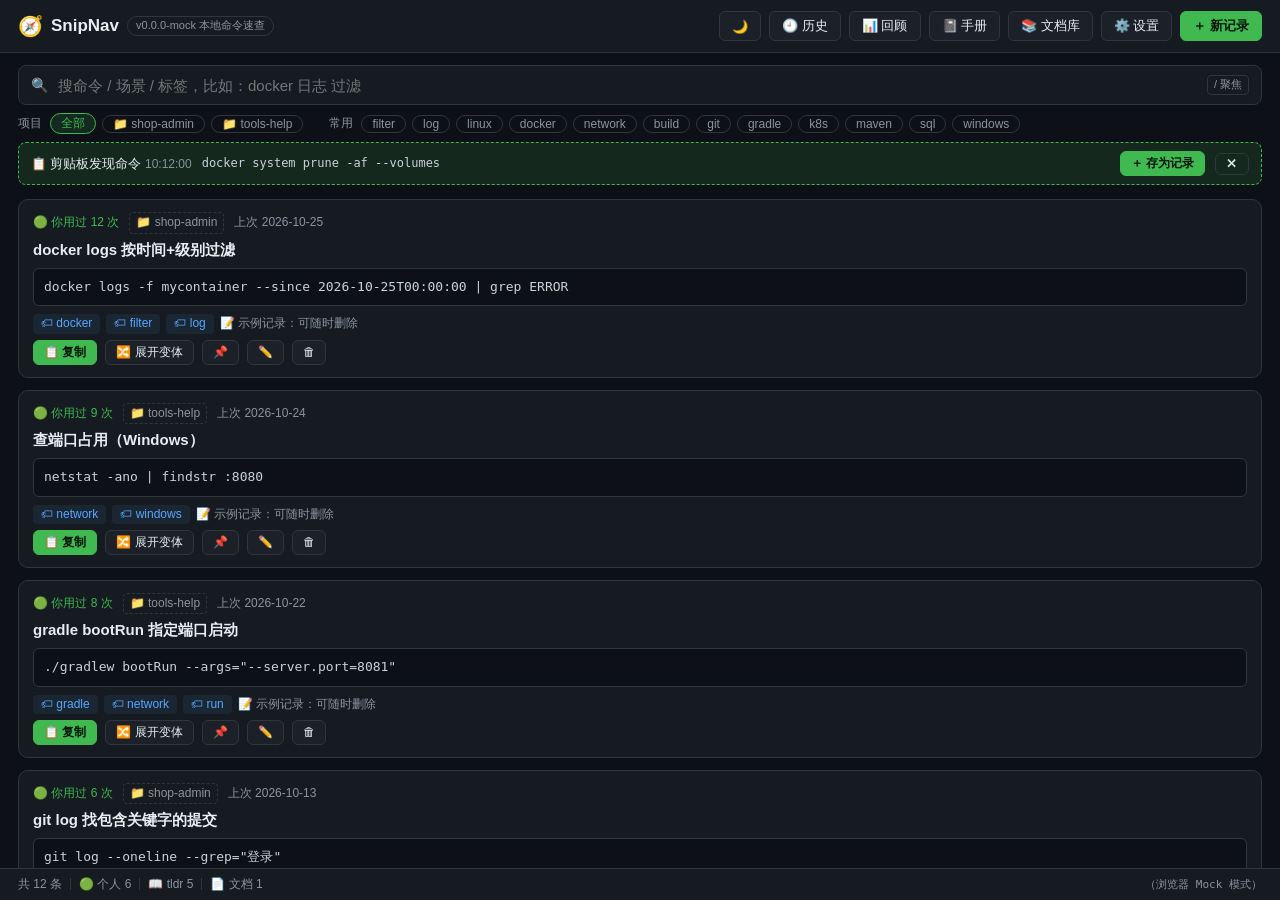
<file: frontend/index.html>
<!DOCTYPE html>
<html lang="zh-CN">
<head>
<meta charset="UTF-8">
<meta name="viewport" content="width=device-width, initial-scale=1">
<title>SnipNav · 本地命令速查</title>
<script>
  // 首帧前应用记忆的主题，避免闪烁（键名与 app.js 的 toggleTheme 保持一致）
  try {
    if (localStorage.getItem('snipnav-theme') === 'light') {
      document.documentElement.dataset.theme = 'light';
    }
  } catch (e) {}
</script>
<link rel="icon" href="data:image/svg+xml,<svg xmlns='http://www.w3.org/2000/svg' viewBox='0 0 100 100'><text y='80' font-size='80'>🧭</text></svg>">
<link rel="stylesheet" href="style.css">
</head>
<body>
<div id="app"></div>
<script src="vendor/vue.global.prod.js"></script>
<script src="js/api.js"></script>
<script src="js/app.js"></script>
</body>
</html>
</file>
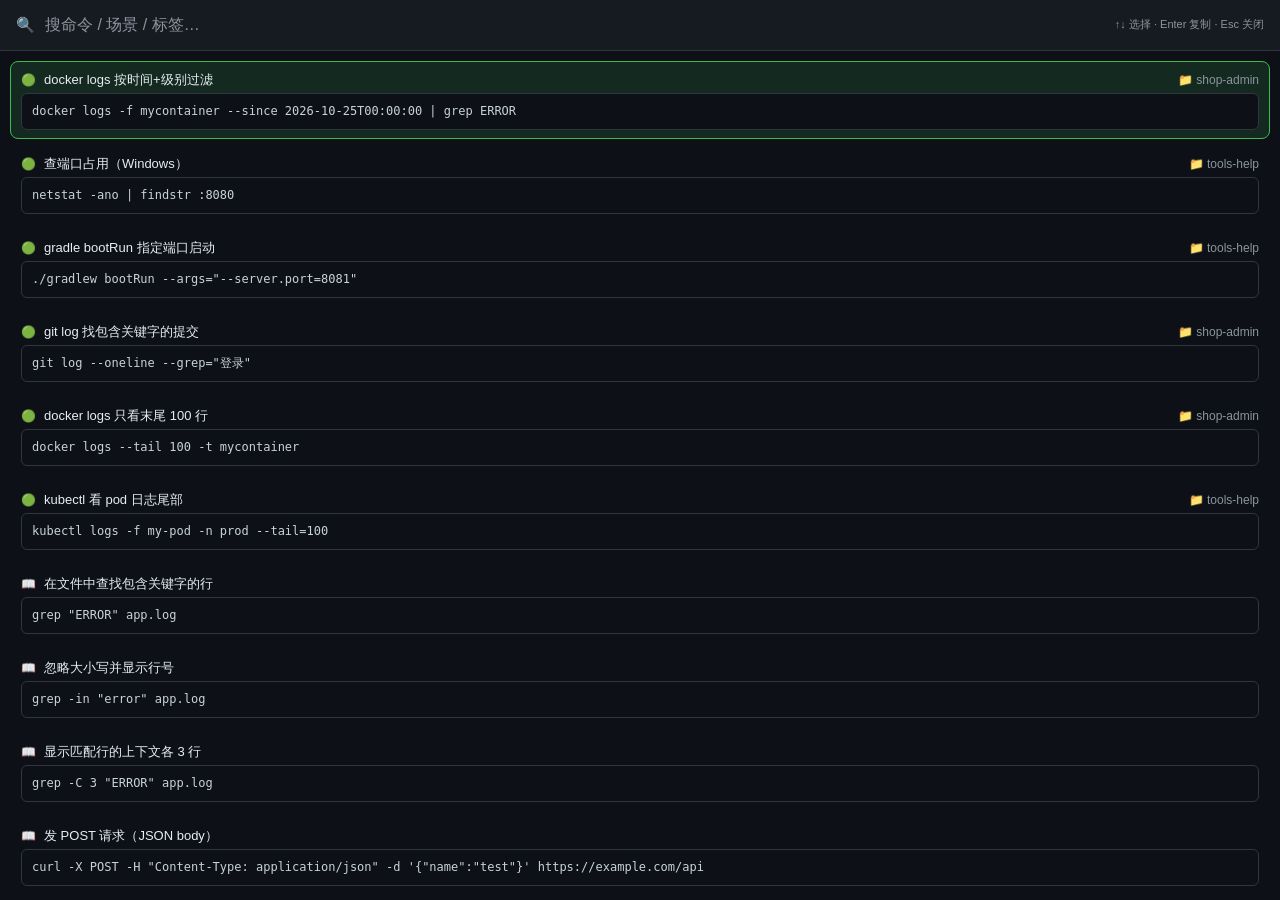
<file: frontend/quick.html>
<!DOCTYPE html>
<html lang="zh-CN">
<head>
<meta charset="UTF-8">
<meta name="viewport" content="width=device-width, initial-scale=1">
<title>SnipNav 速查</title>
<script>
  // 首帧前应用记忆的主题，避免闪烁（与 index.html 同款逻辑）
  try {
    if (localStorage.getItem('snipnav-theme') === 'light') {
      document.documentElement.dataset.theme = 'light';
    }
  } catch (e) {}
</script>
<link rel="stylesheet" href="style.css">
<link rel="stylesheet" href="quick.css">
</head>
<body class="quick">
<div id="app"></div>
<script src="vendor/vue.global.prod.js"></script>
<script src="js/api.js"></script>
<script src="js/quick.js"></script>
</body>
</html>
</file>
<file: frontend/style.css>
/* SnipNav —— 主题（暗黑为默认，明亮见 html[data-theme="light"]） */
:root {
  --bg: #0d1117;
  --bg2: #161b22;
  --bg3: #1c2129;
  --border: #30363d;
  --text: #e6edf3;
  --muted: #8b949e;
  --accent: #3fb950;
  --accent-hover: #4cc55e;
  --accent-dim: rgba(63, 185, 80, 0.14);
  --primary-contrast: #03130a;
  --blue: #58a6ff;
  --red: #f85149;
  --hover: #22272e;
  --card-hover-border: #485059;
  --cmd-text: #c9d1d9;
  --code-blue: #79c0ff;
  --tag-bg: rgba(88, 166, 255, 0.08);
  --tag-bg-hover: rgba(88, 166, 255, 0.18);
  --toast-bg: #238636;
  --scroll: #2d333b;
  --scroll-hover: #3d444d;
  --overlay: rgba(1, 4, 9, 0.72);
  --mono: "Cascadia Code", Consolas, "JetBrains Mono", Menlo, monospace;
}

html[data-theme="light"] {
  --bg: #f6f8fa;
  --bg2: #ffffff;
  --bg3: #eff2f5;
  --border: #d0d7de;
  --text: #1f2328;
  --muted: #59636e;
  --accent: #1a7f37;
  --accent-hover: #2ea043;
  --accent-dim: rgba(26, 127, 55, 0.10);
  --primary-contrast: #ffffff;
  --blue: #0550ae;
  --red: #cf222e;
  --hover: #e9ebee;
  --card-hover-border: #afb8c1;
  --cmd-text: #24292f;
  --code-blue: #0550ae;
  --tag-bg: rgba(9, 105, 218, 0.10);
  --tag-bg-hover: rgba(9, 105, 218, 0.18);
  --toast-bg: #1a7f37;
  --scroll: #c4ccd4;
  --scroll-hover: #a8b3bd;
  --overlay: rgba(110, 118, 126, 0.45);
}

* { box-sizing: border-box; margin: 0; padding: 0; }
html, body { height: 100%; }
body {
  background: var(--bg);
  color: var(--text);
  font: 14px/1.6 -apple-system, "Segoe UI", "Microsoft YaHei", sans-serif;
  user-select: none;
}
#app { height: 100vh; }
.app { height: 100vh; display: flex; flex-direction: column; }

/* ---------- 顶栏 ---------- */
.topbar {
  display: flex; align-items: center; justify-content: space-between;
  padding: 10px 18px;
  border-bottom: 1px solid var(--border);
  background: var(--bg2);
}
.brand { display: flex; align-items: center; gap: 8px; font-size: 17px; }
.logo { font-size: 20px; }
.ver {
  color: var(--muted); font-size: 11px;
  border: 1px solid var(--border); border-radius: 10px; padding: 0 8px;
}
.top-actions { display: flex; gap: 8px; }

/* ---------- 搜索区 ---------- */
.searchbar { padding: 12px 18px 8px; }
.search-row {
  display: flex; align-items: center; gap: 10px;
  background: var(--bg2); border: 1px solid var(--border);
  border-radius: 8px; padding: 8px 12px;
}
.search-row:focus-within {
  border-color: var(--accent);
  box-shadow: 0 0 0 3px var(--accent-dim);
}
.s-icon { opacity: 0.85; }
.search-row input {
  flex: 1; background: none; border: none; outline: none;
  color: var(--text); font-size: 15px;
}
.s-hint {
  color: var(--muted); font-size: 11px;
  border: 1px solid var(--border); border-radius: 4px; padding: 0 6px;
}
.chips {
  display: flex; align-items: center; gap: 6px; flex-wrap: wrap; margin-top: 8px;
}
.chips-label { color: var(--muted); font-size: 12px; margin-right: 2px; }
.chips-gap { width: 14px; }
.chip {
  background: none; border: 1px solid var(--border); color: var(--muted);
  border-radius: 20px; padding: 1px 10px; font-size: 12px; cursor: pointer;
  max-width: 200px; overflow: hidden; text-overflow: ellipsis; white-space: nowrap;
}
.chip:hover { color: var(--text); border-color: var(--muted); }
.chip.on { color: var(--accent); border-color: var(--accent); background: var(--accent-dim); }

/* ---------- 主区布局 ---------- */
.layout {
  flex: 1; display: grid;
  grid-template-columns: minmax(0, 1fr);
  min-height: 0;
}
.layout.withPanel { grid-template-columns: minmax(0, 1fr) 420px; }
.results {
  overflow-y: auto; padding: 14px 18px;
  display: flex; flex-direction: column; gap: 12px;
}
.panel {
  overflow-y: auto;
  border-left: 1px solid var(--border);
  background: var(--bg2);
  padding: 14px 16px 28px;
}
@media (max-width: 960px) {
  .layout.withPanel { grid-template-columns: minmax(0, 1fr); }
  .panel { border-left: none; border-top: 1px solid var(--border); }
}

/* ---------- 结果卡片 ---------- */
.card {
  background: var(--bg2); border: 1px solid var(--border);
  border-radius: 10px; padding: 12px 14px;
}
.card:hover { border-color: var(--card-hover-border); }
.card.selected { border-color: var(--accent); box-shadow: 0 0 0 3px var(--accent-dim); }
.card-top { display: flex; align-items: center; gap: 10px; margin-bottom: 4px; flex-wrap: wrap; }
.badge { font-size: 12px; color: var(--muted); }
.badge.self { color: var(--accent); }
.badge.tldr { color: var(--blue); }
.badge.ai { color: #d2a8ff; }
html[data-theme="light"] .badge.ai { color: #8250df; }
.badge.pinned { color: var(--yellow, #e3b341); }
html[data-theme="light"] .badge.pinned { color: #9a6700; }
/* v1.6 危险命令标注 */
.badge.danger { color: var(--red); }
/* v1.6 剪贴板待入库横幅 */
.clip-banner {
  display: flex; align-items: center; gap: 10px;
  margin: 0 18px; padding: 8px 12px;
  border: 1px dashed var(--accent); border-radius: 8px;
  background: var(--accent-dim);
}
.clip-banner .cb-label { flex-shrink: 0; font-size: 12.5px; }
.clip-banner .cb-cmd {
  flex: 1; min-width: 0;
  font-family: var(--mono); font-size: 12px; color: var(--cmd-text);
  overflow: hidden; text-overflow: ellipsis; white-space: nowrap;
  user-select: text;
}
/* v1.5 收藏置顶卡片：左侧金色竖线提示 */
.card.pinned { border-left: 3px solid var(--yellow, #e3b341); }
.btn.on { border-color: var(--accent); color: var(--accent); background: var(--accent-dim); }

/* 历史弹窗 */
/* 开关行：显式横向排列（.modal label 的 column 权重更高，需用 .modal 前缀压回） */
.modal .switch-row {
  flex-direction: row;
  justify-content: flex-start;
  align-items: center;
  width: 100%;
}
.modal .switch-row input[type="checkbox"] {
  width: 14px;
  height: 14px;
  flex: 0 0 auto;
  margin: 0;
  accent-color: var(--accent);
}
.switch-row { display: flex; align-items: center; gap: 8px; font-size: 13px; cursor: pointer; }
.switch-row input { width: auto; }
.doc-modal { width: 760px; }
.doc-body {
  max-height: 60vh; overflow-y: auto; user-select: text;
  background: var(--bg); border: 1px solid var(--border); border-radius: 6px;
  padding: 12px 14px; font-family: var(--mono); font-size: 12px; line-height: 1.5;
  white-space: pre-wrap; word-break: break-word; color: var(--cmd-text);
}

/* v1.4 文档库浏览 */
.doc-browse-modal { width: 760px; }
.browse-entry { margin-bottom: -2px; }
.browse-entry .chip { padding: 3px 12px; font-size: 12.5px; }
.doc-group h4 { color: var(--muted); font-size: 13px; margin: 12px 0 6px; }
.chip b { color: var(--accent); font-weight: 600; margin-left: 2px; }
.hist-list { display: flex; flex-direction: column; gap: 6px; max-height: 55vh; overflow-y: auto; }
.hist-row {
  display: flex; align-items: center; gap: 10px;
  border: 1px solid var(--border); border-radius: 6px; padding: 6px 10px;
}
.hist-row:hover { background: var(--bg3); }
.hist-main { flex: 1; min-width: 0; display: flex; flex-direction: column; gap: 2px; }
.hist-main code {
  font-family: var(--mono); font-size: 12.5px; color: var(--code-blue);
  word-break: break-all; user-select: text;
}
.proj {
  font-size: 12px; color: var(--muted);
  border: 1px dashed var(--border); border-radius: 4px; padding: 0 6px;
  cursor: pointer;
}
.proj:hover { color: var(--text); border-color: var(--muted); }
.intent { font-weight: 600; font-size: 15px; margin: 2px 0 6px; }
.cmd {
  user-select: text;
  background: var(--bg); border: 1px solid var(--border); border-radius: 6px;
  padding: 8px 10px;
  font-family: var(--mono); font-size: 13px;
  white-space: pre-wrap; word-break: break-all; color: var(--cmd-text);
}
.card-meta {
  display: flex; align-items: center; gap: 6px; flex-wrap: wrap; margin: 8px 0 4px;
}
.tag {
  font-size: 12px; color: var(--blue);
  background: var(--tag-bg); border-radius: 4px; padding: 0 8px;
  cursor: pointer;
}
.tag:hover { background: var(--tag-bg-hover); }
.notes { max-width: 100%; overflow: hidden; text-overflow: ellipsis; white-space: nowrap; }
.card-actions { display: flex; gap: 8px; margin-top: 6px; }

/* ---------- 按钮 ---------- */
.btn {
  background: var(--bg3); border: 1px solid var(--border); color: var(--text);
  border-radius: 6px; padding: 5px 12px; font-size: 13px; cursor: pointer;
  font-family: inherit;
}
.btn:hover { background: var(--hover); }
.btn.primary {
  background: var(--accent); border-color: var(--accent);
  color: var(--primary-contrast); font-weight: 600;
}
.btn.primary:hover { background: var(--accent-hover); }
.btn.danger:hover { border-color: var(--red); color: var(--red); }
.btn.ghost { background: none; }
.btn.sm { padding: 3px 10px; font-size: 12px; }
.btn.block { width: 100%; }
.btn:disabled { opacity: 0.5; cursor: not-allowed; }

/* ---------- 发散面板 ---------- */
.explore { display: flex; flex-direction: column; gap: 14px; }
.tip { margin-top: 6px; }
.composer {
  border: 1px solid var(--accent); border-radius: 8px; padding: 10px;
  background: var(--accent-dim);
  display: flex; flex-direction: column; gap: 8px;
}
.composed { border-color: var(--accent); }
/* v1.5 占位符填空 */
.ph-composer { border-style: dashed; background: none; }
.ph-row { display: flex; align-items: center; gap: 8px; }
.ph-row .ph-token {
  flex: 0 1 auto; min-width: 0; overflow: hidden; text-overflow: ellipsis;
  font-family: var(--mono); font-size: 12.5px; color: var(--code-blue);
}
.ph-row input {
  flex: 1; min-width: 0;
  background: var(--bg); border: 1px solid var(--border); border-radius: 6px;
  color: var(--text); padding: 5px 9px; font-size: 13px; font-family: var(--mono);
  outline: none;
}
.ph-row input:focus { border-color: var(--accent); }
/* v1.7 动态变量行（date/time/year，只读展示） */
.ph-row .ph-auto {
  flex: 1; min-width: 0;
  font-size: 12.5px; color: var(--text);
  background: var(--bg); border: 1px dashed var(--border); border-radius: 6px;
  padding: 5px 9px;
}
.group h4 { color: var(--muted); font-size: 13px; margin-bottom: 6px; }
/* v1.7 Playbook 运行手册 */
.pb-modal { width: 720px; }
.pb-item {
  border: 1px solid var(--border); border-radius: 8px;
  padding: 10px 12px; display: flex; flex-direction: column; gap: 6px;
}
.pb-head { display: flex; align-items: center; gap: 8px; flex-wrap: wrap; }
.pb-step {
  display: flex; align-items: center; gap: 8px;
  background: var(--bg); border-radius: 6px; padding: 5px 9px;
}
.pb-no {
  flex-shrink: 0; width: 20px; height: 20px; border-radius: 50%;
  background: var(--accent-dim); color: var(--accent);
  font-size: 12px; display: flex; align-items: center; justify-content: center;
}
.pb-cmd {
  flex: 1; min-width: 0;
  font-family: var(--mono); font-size: 12px; color: var(--cmd-text);
  overflow: hidden; text-overflow: ellipsis; white-space: nowrap;
  user-select: text;
}
.pb-pick { display: flex; flex-direction: column; gap: 4px; max-height: 220px; overflow-y: auto; }
.pb-pick .pb-step { background: var(--bg2); border: 1px solid var(--border); }
/* v1.9 使用热力图 */
.heat-modal { width: 780px; }
.heat-scroll { overflow-x: auto; padding-bottom: 4px; }
.heat-grid { display: flex; gap: 3px; align-items: flex-end; }
.heat-col { display: flex; flex-direction: column; gap: 3px; }
.heat-month-label {
  height: 15px; font-size: 10px; color: var(--muted);
  display: flex; align-items: center; white-space: nowrap;
}
.heat-cell {
  width: 12px; height: 12px; border-radius: 2.5px; display: inline-block;
  background: var(--bg3);
}
.heat-cell.h0 { background: var(--bg3); }
.heat-cell.h1 { background: var(--accent); opacity: 0.25; }
.heat-cell.h2 { background: var(--accent); opacity: 0.45; }
.heat-cell.h3 { background: var(--accent); opacity: 0.7; }
.heat-cell.h4 { background: var(--accent); opacity: 1; }
.heat-legend { display: flex; align-items: center; gap: 3px; }
/* v1.7 命令逐段解释 */
.ex-seg {
  display: flex; flex-wrap: wrap; gap: 4px 6px; align-items: baseline;
  padding: 7px 9px; border-radius: 6px; background: var(--bg);
  font-family: var(--mono); font-size: 12.5px; color: var(--cmd-text);
  user-select: text;
}
.ex-part { word-break: break-all; }
.ex-part.known { border-bottom: 1px dotted var(--accent); cursor: help; }
.ex-part.unknown { border-bottom: 1px dotted var(--yellow, #e3b341); cursor: help; }
.ex-pipe { color: var(--muted); user-select: text; }
.param, .related {
  display: flex; align-items: baseline; gap: 10px;
  padding: 6px 8px; border-radius: 6px; border: 1px solid transparent;
  cursor: pointer;
}
.param:hover, .related:hover { background: var(--bg3); }
.param.on { border-color: var(--accent); background: var(--accent-dim); }
.param code, .related code {
  flex: 1; min-width: 0;
  font-family: var(--mono); font-size: 12.5px; color: var(--code-blue);
  word-break: break-all; user-select: text;
}
.pdesc {
  color: var(--muted); font-size: 12px; flex-shrink: 0;
  max-width: 45%; text-align: right; overflow: hidden; text-overflow: ellipsis; white-space: nowrap;
}

/* ---------- 状态栏 ---------- */
.statusbar {
  display: flex; align-items: center; gap: 8px;
  padding: 6px 18px;
  border-top: 1px solid var(--border); background: var(--bg2);
  color: var(--muted); font-size: 12px;
  min-width: 0;
}
.sep { width: 1px; height: 12px; background: var(--border); flex-shrink: 0; }
.statusbar > span { flex-shrink: 0; }
/* .dir 例外：按内容取宽（flex-basis:auto），空间不足时收缩截断长路径
   （flex-basis:0 且无 grow 会让基准宽度恒为 0，路径永远不可见——已修） */
.statusbar > span.dir {
  margin-left: auto; font-family: var(--mono); font-size: 11px;
  overflow: hidden; text-overflow: ellipsis; white-space: nowrap;
  min-width: 0; flex-shrink: 1; flex-basis: auto;
}

/* ---------- 模态 ---------- */
.overlay {
  position: fixed; inset: 0; background: var(--overlay);
  display: flex; align-items: center; justify-content: center; z-index: 90;
}
.modal {
  width: 580px; max-width: calc(100vw - 40px); max-height: calc(100vh - 60px);
  overflow-y: auto;
  background: var(--bg2); border: 1px solid var(--border); border-radius: 12px;
  padding: 18px 20px;
  display: flex; flex-direction: column; gap: 12px;
}
.modal h3 { font-size: 16px; }
.modal h4 { font-size: 13px; color: var(--muted); }
.modal label { display: flex; flex-direction: column; gap: 4px; font-size: 13px; }
.modal input, .modal textarea {
  background: var(--bg); border: 1px solid var(--border); border-radius: 6px;
  color: var(--text); padding: 7px 10px; font-size: 13px;
  font-family: inherit; outline: none; width: 100%;
}
.modal textarea { font-family: var(--mono); resize: vertical; }
.modal input:focus, .modal textarea:focus { border-color: var(--accent); }
.form-grid { display: grid; grid-template-columns: 1fr 1fr; gap: 12px; }
.row { display: flex; gap: 8px; align-items: center; }
.row.end { justify-content: flex-end; }
.row input { flex: 1; }
.kv { display: flex; justify-content: space-between; gap: 12px; font-size: 13px; min-width: 0; }
.kv span:first-child { color: var(--muted); flex-shrink: 0; }
.kv span:last-child { overflow: hidden; text-overflow: ellipsis; white-space: nowrap; min-width: 0; text-align: right; }

/* ---------- 其他 ---------- */
.muted { color: var(--muted); }
.small { font-size: 12px; }
.pad { padding: 20px 0; }
.empty {
  text-align: center; padding: 60px 0; color: var(--text);
  display: flex; flex-direction: column; gap: 6px;
}
.toast {
  position: fixed; bottom: 28px; left: 50%; transform: translateX(-50%);
  background: var(--toast-bg); color: #fff;
  padding: 8px 18px; border-radius: 8px; font-size: 13px;
  box-shadow: 0 6px 20px rgba(0, 0, 0, 0.45); z-index: 100;
  max-width: 80vw; overflow: hidden; text-overflow: ellipsis; white-space: nowrap;
  animation: pop 0.18s ease-out;
}
@keyframes pop {
  from { transform: translateX(-50%) translateY(8px); opacity: 0; }
}
::-webkit-scrollbar { width: 10px; height: 10px; }
::-webkit-scrollbar-thumb {
  background: var(--scroll); border-radius: 6px; border: 2px solid var(--bg);
}
::-webkit-scrollbar-thumb:hover { background: var(--scroll-hover); }
::-webkit-scrollbar-track { background: transparent; }
</file>
<file: frontend/quick.css>
/* 速查浮窗（quick.html）——复用主题变量，紧凑布局覆盖 */

body.quick { overflow: hidden; }

.q-wrap { display: flex; flex-direction: column; height: 100vh; }

.q-search {
  display: flex; align-items: center; gap: 10px;
  padding: 13px 16px;
  border-bottom: 1px solid var(--border);
  background: var(--bg2);
}
.q-search .s-icon { font-size: 15px; }
.q-search input {
  flex: 1; min-width: 0;
  background: none; border: none; outline: none;
  color: var(--text); font-size: 16px; font-family: inherit;
}
.q-search input::placeholder { color: var(--muted); }
.q-hint { color: var(--muted); font-size: 11px; white-space: nowrap; }

.q-results {
  flex: 1; min-height: 0; overflow-y: auto;
  padding: 10px;
  display: flex; flex-direction: column; gap: 6px;
}
.qr {
  border: 1px solid transparent; border-radius: 8px;
  padding: 8px 10px; cursor: pointer;
}
.qr:hover, .qr.active { border-color: var(--accent); background: var(--accent-dim); }
.qr.copied { border-color: var(--accent); }
.qr-top { display: flex; align-items: center; gap: 8px; margin-bottom: 2px; }
.q-mark { font-size: 12px; flex-shrink: 0; }
.q-intent {
  flex: 1; min-width: 0;
  font-size: 13px; overflow: hidden; text-overflow: ellipsis; white-space: nowrap;
}
.q-copied { color: var(--accent); font-size: 12px; flex-shrink: 0; }
.q-warn { font-size: 12px; flex-shrink: 0; }
.qr .cmd { font-size: 12px; max-height: 3.8em; overflow: hidden; }
.q-more { text-align: center; }
</file>
